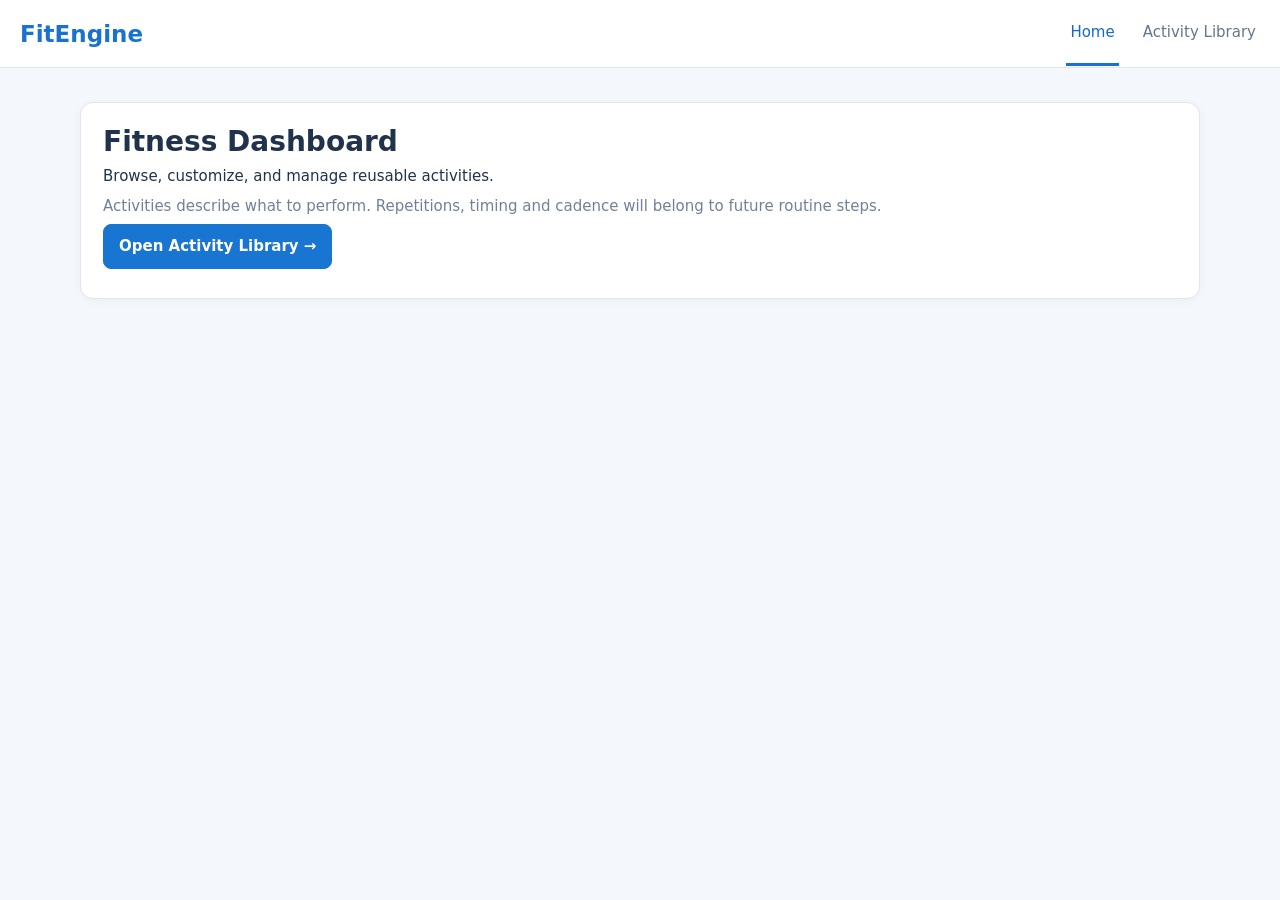
<file: index.html>
<!doctype html><html lang="en"><head><meta charset="utf-8"><meta name="viewport" content="width=device-width,initial-scale=1"><title>FitEngine</title><link rel="stylesheet" href="css/common.css"></head><body><header class="top"><a class="brand" href="index.html">FitEngine</a><nav class="nav"><a class="active" href="index.html">Home</a><a href="pages/activity-library.html">Activity Library</a></nav></header><main class="shell"><div class="panel"><h1>Fitness Dashboard</h1><p>Browse, customize, and manage reusable activities.</p><p class="muted">Activities describe what to perform. Repetitions, timing and cadence will belong to future routine steps.</p><p><a class="btn primary" href="pages/activity-library.html">Open Activity Library →</a></p></div></main></body></html>
</file>
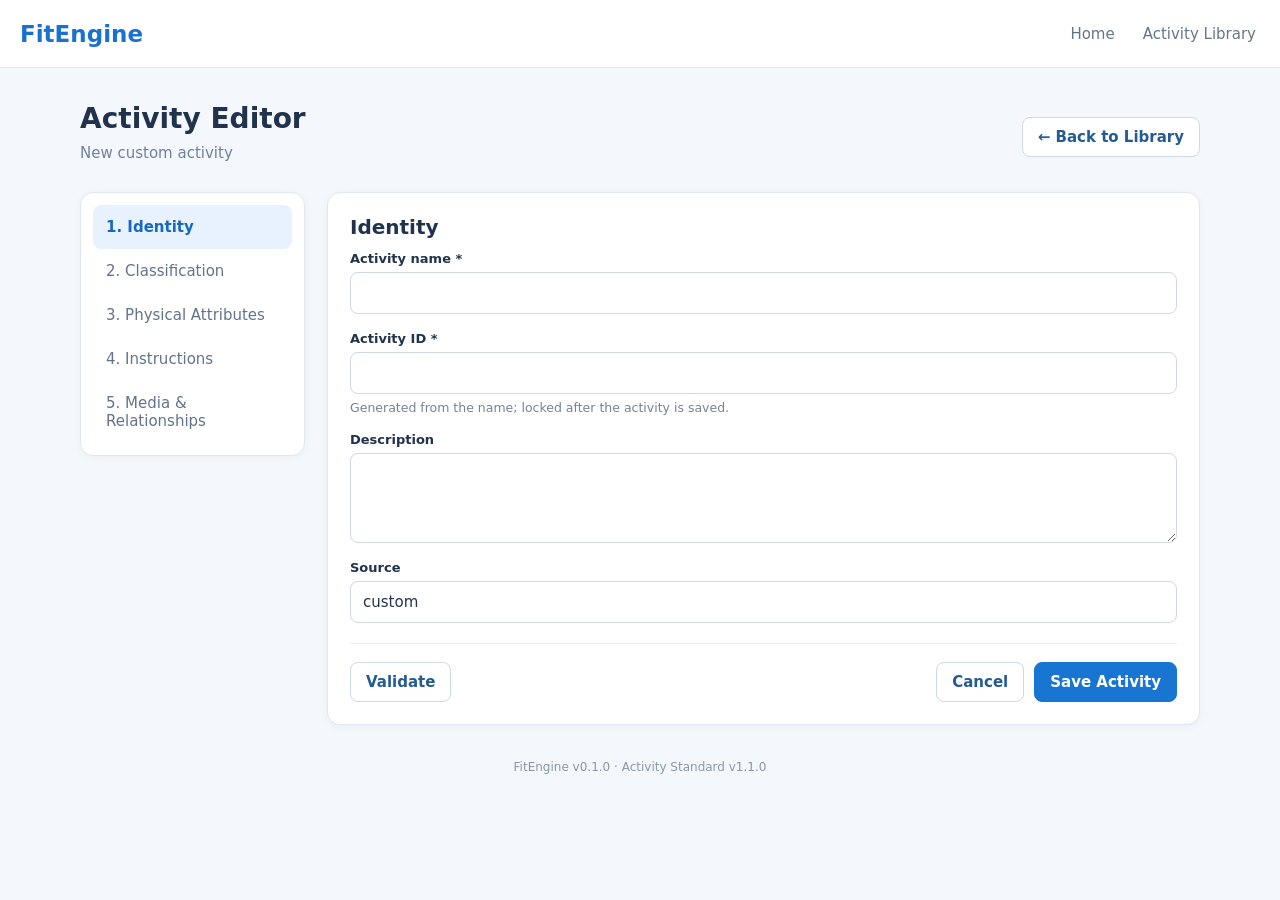
<file: activity-editor.html>
<!doctype html><html lang="en"><head><meta charset="utf-8"><meta name="viewport" content="width=device-width,initial-scale=1"><title>Activity Editor · FitEngine</title><link rel="stylesheet" href="../css/common.css"><link rel="stylesheet" href="../css/activity-editor.css"></head><body><header class="top"><a class="brand" href="../index.html">FitEngine</a><nav class="nav"><a href="../index.html">Home</a><a href="activity-library.html">Activity Library</a></nav></header><main class="shell"><div class="heading"><div><h1 id="pageTitle">Activity Editor</h1><p class="muted" id="modeText">New custom activity</p></div><a class="btn" href="activity-library.html" id="back">← Back to Library</a></div><div id="message" role="alert"></div><div class="editor-layout"><aside class="panel editor-menu" aria-label="Editor sections"><button type="button" class="active" data-section="identity">1. Identity</button><button type="button" data-section="classification">2. Classification</button><button type="button" data-section="physical">3. Physical Attributes</button><button type="button" data-section="instructions">4. Instructions</button><button type="button" data-section="media">5. Media & Relationships</button></aside><div class="panel"><form id="form"><section class="editor-section active" id="section-identity"><h2>Identity</h2><div class="field"><label for="name">Activity name *</label><input id="name" maxlength="120" required></div><div class="field"><label for="id">Activity ID *</label><input id="id" required pattern="[a-z0-9]+(-[a-z0-9]+)*"><small>Generated from the name; locked after the activity is saved.</small></div><div class="field"><label for="description">Description</label><textarea id="description"></textarea></div><div class="field"><label>Source</label><input value="custom" disabled></div></section><section class="editor-section" id="section-classification"><h2>Classification</h2><div class="grid2"><div class="field"><label for="category">Category *</label><select id="category"></select></div><div class="field"><label for="difficulty">Difficulty *</label><select id="difficulty"></select></div><div class="field"><label for="activityType">Activity type *</label><select id="activityType"></select></div><div class="field"><label for="movementPattern">Movement pattern *</label><select id="movementPattern"></select></div></div><div class="field"><label for="modalities">Modalities * (Ctrl/Cmd+click to select multiple)</label><select id="modalities" multiple size="7"></select></div></section><section class="editor-section" id="section-physical"><h2>Physical Attributes</h2><div class="grid2"><div class="field"><label for="primaryMuscles">Primary muscles</label><select id="primaryMuscles" multiple size="8"></select></div><div class="field"><label for="secondaryMuscles">Secondary muscles</label><select id="secondaryMuscles" multiple size="8"></select></div></div><div class="field"><label for="equipment">Equipment * (Ctrl/Cmd+click for multiple)</label><select id="equipment" multiple size="6"></select></div><div class="field"><label for="laterality">Laterality *</label><select id="laterality"></select></div></section><section class="editor-section" id="section-instructions"><h2>Instructions & Coaching</h2><p class="muted small">Add steps in the order they should be performed.</p><div id="steps"></div><button class="btn small" type="button" id="addStep">+ Add instruction</button><div class="field" style="margin-top:22px"><label for="tips">Coaching tips</label><textarea id="tips"></textarea></div></section><section class="editor-section" id="section-media"><h2>Media & Relationships</h2><div class="field"><label for="image">Image URL or relative path</label><input id="image" placeholder="../assets/activities/example.png"><small>Relative paths resolve from the Viewer page.</small></div><div class="field"><label for="video">Video URL or relative path</label><input id="video" placeholder="https://..."></div><div class="field"><label for="variations">Variations (other activity IDs; Ctrl/Cmd+click)</label><select id="variations" multiple size="6"></select></div><div class="field"><label for="tags">Tags</label><input id="tags" placeholder="Comma-separated tags"></div><h3>JSON Preview</h3><pre id="preview" class="json-preview"></pre><button class="btn small" type="button" id="refreshPreview">Refresh preview</button></section><div class="editor-footer"><button class="btn" type="button" id="validate">Validate</button><div class="row"><button class="btn" type="button" id="cancel">Cancel</button><button class="btn primary" type="submit">Save Activity</button></div></div></form></div></div></main><footer class="footer">FitEngine v0.1.0 · Activity Standard v1.1.0</footer><script type="module" src="../js/activity-editor.js"></script></body></html>
</file>
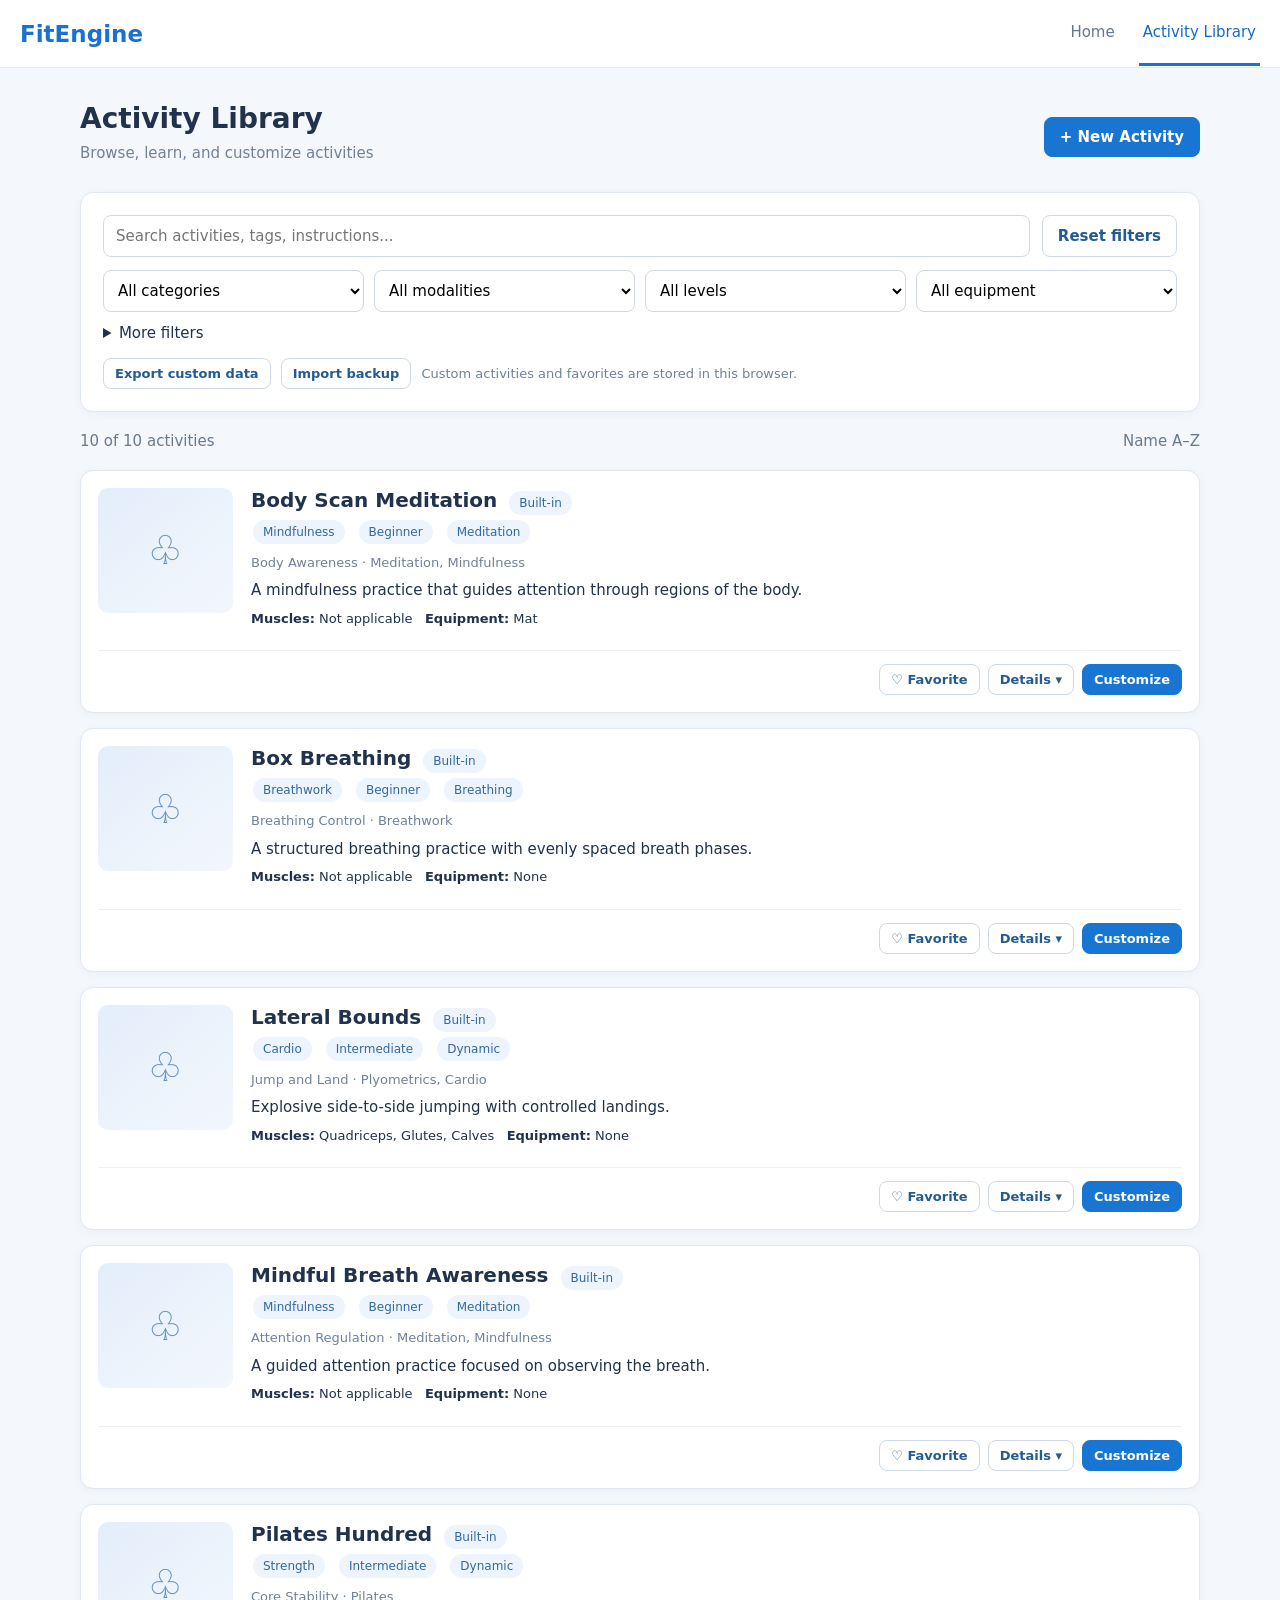
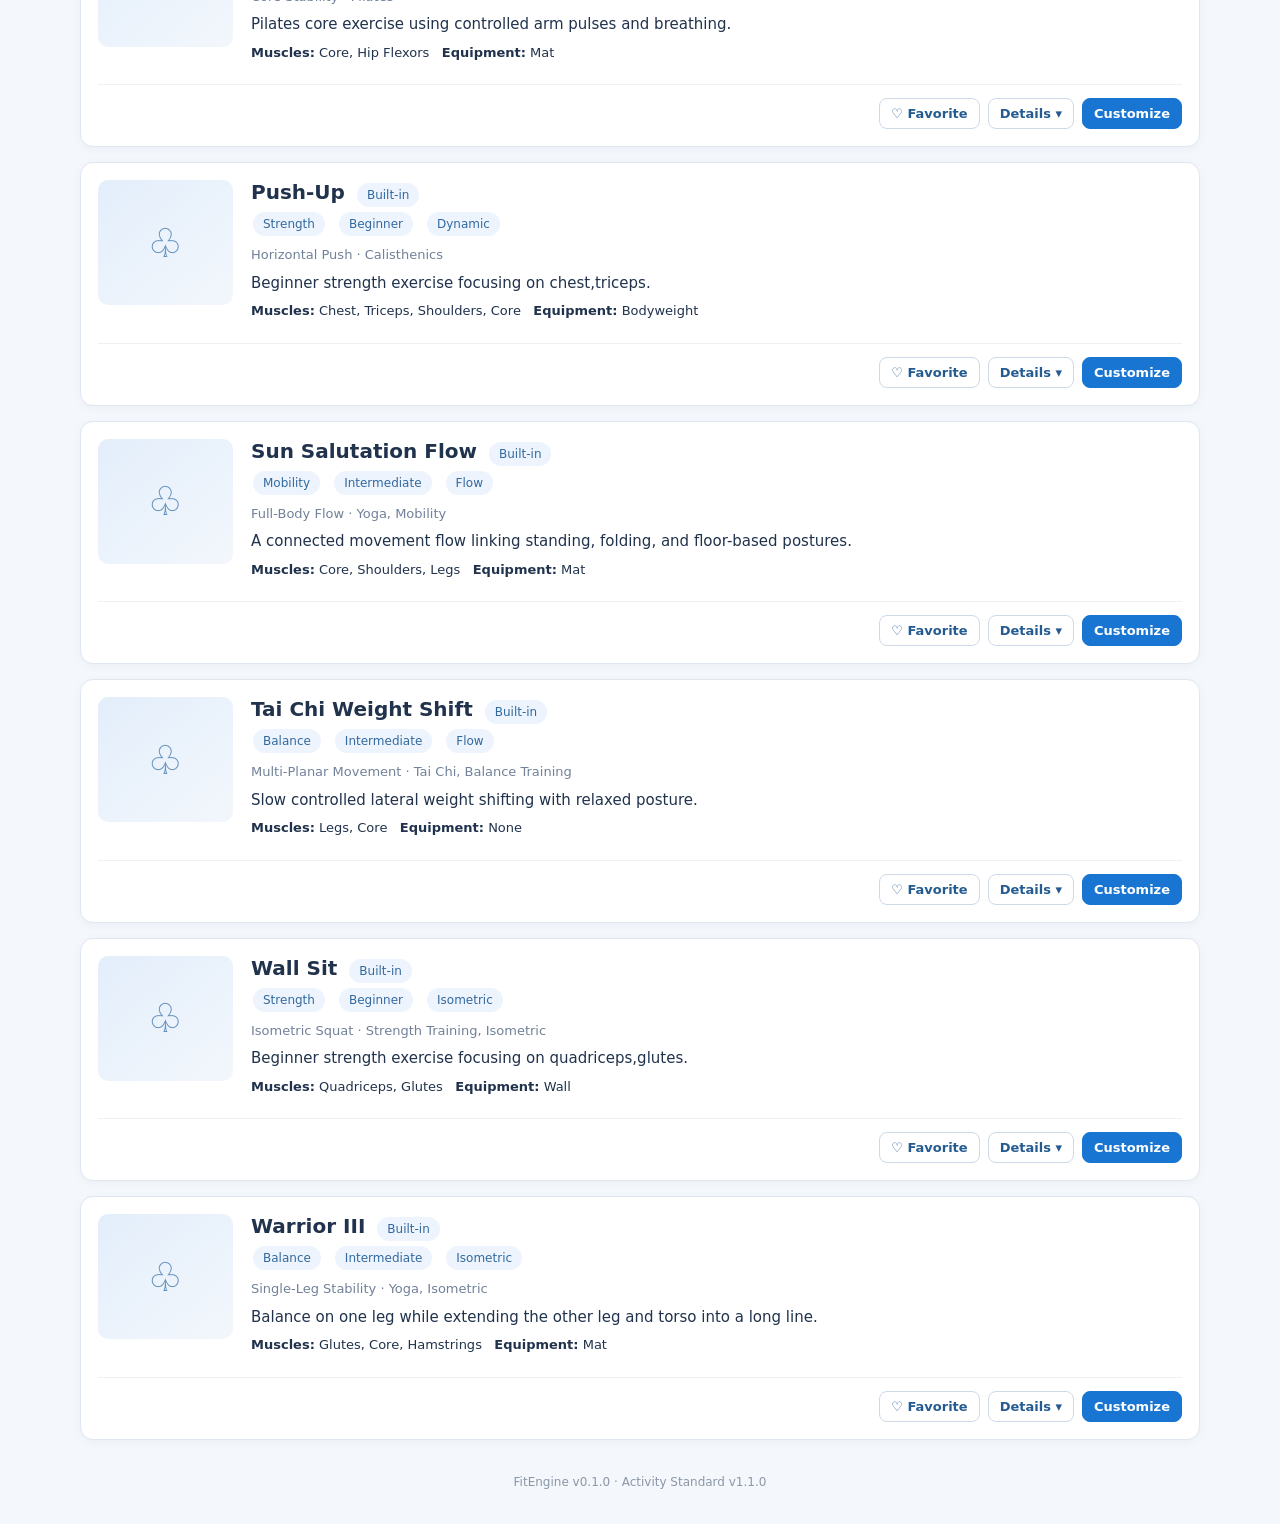
<file: activity-library.html>
<!doctype html><html lang="en"><head><meta charset="utf-8"><meta name="viewport" content="width=device-width,initial-scale=1"><title>Activity Library · FitEngine</title><link rel="stylesheet" href="../css/common.css"><link rel="stylesheet" href="../css/activity-library.css"></head><body><header class="top"><a class="brand" href="../index.html">FitEngine</a><nav class="nav"><a href="../index.html">Home</a><a class="active" href="activity-library.html">Activity Library</a></nav></header><main class="shell"><div class="heading"><div><h1>Activity Library</h1><p class="muted">Browse, learn, and customize activities</p></div><a class="btn primary" href="activity-editor.html">+ New Activity</a></div><section class="panel"><div class="toolbar"><input id="search" class="search" type="search" placeholder="Search activities, tags, instructions..." aria-label="Search activities"><button class="btn" id="reset">Reset filters</button></div><div class="filters"><select id="category" aria-label="Category"></select><select id="modality" aria-label="Modality"></select><select id="difficulty" aria-label="Difficulty"></select><select id="equipment" aria-label="Equipment"></select></div><details style="margin-top:12px"><summary>More filters</summary><div class="filters-extra"><select id="type" aria-label="Activity type"></select><select id="movement" aria-label="Movement pattern"></select><select id="muscle" aria-label="Muscle"></select><select id="source" aria-label="Source"><option value="">All sources</option><option value="builtin">Built-in</option><option value="custom">Custom</option></select><select id="favorites" aria-label="Favorites"><option value="">All activities</option><option value="yes">Favorites only</option></select><select id="sort" aria-label="Sort"><option value="name">Name A–Z</option><option value="difficulty">Difficulty</option><option value="category">Category</option><option value="source">Source</option></select></div></details><div class="row" style="margin-top:16px"><button class="btn small" id="export">Export custom data</button><button class="btn small" id="import">Import backup</button><input class="hidden" id="importFile" type="file" accept="application/json,.json"><span class="muted small">Custom activities and favorites are stored in this browser.</span></div></section><div id="message" role="alert"></div><div class="summary"><span id="count"></span><span id="sortLabel"></span></div><section id="cards" aria-label="Activities"></section></main><footer class="footer">FitEngine v0.1.0 · Activity Standard v1.1.0</footer><script type="module" src="../js/activity-library.js"></script></body></html>
</file>
<file: css/common.css>
:root{font-family:Inter,system-ui,-apple-system,Segoe UI,sans-serif;color:#20324c;background:#f4f7fb;font-size:15px}*{box-sizing:border-box}body{margin:0}button,input,select,textarea{font:inherit}button{cursor:pointer}button:disabled{opacity:.5;cursor:not-allowed}a{color:inherit;text-decoration:none}.top{height:68px;background:white;border-bottom:1px solid #e2e8f2;display:flex;align-items:center;justify-content:space-between;padding:0 max(20px,calc((100vw - 1240px)/2))}.brand{font-size:23px;font-weight:800;color:#1972d2}.nav{display:flex;gap:20px}.nav a{padding:22px 4px;color:#65768b}.nav a.active{color:#146ac6;border-bottom:3px solid #1972d2}.shell{max-width:1160px;margin:34px auto;padding:0 20px}.heading{display:flex;justify-content:space-between;align-items:center;gap:15px;margin-bottom:20px}h1{font-size:28px;margin:0 0 5px}h2{font-size:20px;margin:0 0 12px}h3{margin:0 0 8px}p{margin:7px 0;line-height:1.5}.muted{color:#718199}.small{font-size:13px}.panel,.activity-card{background:#fff;border:1px solid #e0e7f0;border-radius:13px;box-shadow:0 2px 10px #172e4d0a}.panel{padding:22px}.btn{border:1px solid #cdd9e7;background:white;border-radius:8px;padding:10px 15px;color:#245b91;font-weight:650;display:inline-flex;align-items:center;justify-content:center;gap:7px}.btn.primary{background:#1975d2;color:white;border-color:#1975d2}.btn.danger{color:#b33636;border-color:#efcaca}.btn.small{padding:7px 11px;font-size:13px}.btn:hover{filter:brightness(.97)}.pill{background:#edf4fd;color:#32699e;border-radius:30px;padding:5px 10px;font-size:12px;display:inline-block;margin:2px}.pill.custom{background:#eaf7ee;color:#29774d}.row{display:flex;align-items:center;gap:10px;flex-wrap:wrap}.between{justify-content:space-between}.field{display:flex;flex-direction:column;gap:6px;margin-bottom:17px}.field label,.field>span{font-weight:650;font-size:13px}.field input,.field select,.field textarea,.search{width:100%;border:1px solid #cfd9e6;border-radius:8px;padding:11px 12px;background:#fff;color:#24344b}.field textarea{min-height:90px;resize:vertical}.field select[multiple]{min-height:120px}.field small{color:#748299}.error{color:#b42318}.notice{padding:11px 14px;background:#edf5ff;border:1px solid #b9d6f7;border-radius:8px;margin:12px 0}.notice.bad{background:#fff1f0;border-color:#f4b9b4}.hidden{display:none!important}.footer{margin:35px 0;text-align:center;color:#8b97a7;font-size:12px}@media(max-width:700px){.top{padding:0 15px}.nav{gap:9px;font-size:12px}.brand{font-size:18px}.shell{margin:22px auto;padding:0 12px}.heading{align-items:flex-start}h1{font-size:23px}.panel{padding:15px}}
</file>
<file: css/activity-editor.css>
.editor-layout{display:grid;grid-template-columns:225px 1fr;gap:22px}.editor-menu{align-self:start;position:sticky;top:20px;padding:12px}.editor-menu button{display:block;width:100%;text-align:left;background:none;border:0;border-radius:8px;padding:13px;color:#62738b}.editor-menu button.active{background:#e8f2ff;color:#1669bc;font-weight:700}.editor-section{display:none}.editor-section.active{display:block}.grid2{display:grid;grid-template-columns:1fr 1fr;gap:0 18px}.step-row{display:flex;gap:8px;align-items:center;margin:8px 0}.step-row input{flex:1;min-width:0;padding:10px;border:1px solid #ccd8e6;border-radius:7px}.editor-footer{display:flex;justify-content:space-between;flex-wrap:wrap;gap:12px;border-top:1px solid #e8edf4;padding-top:18px;margin-top:20px}.json-preview{white-space:pre-wrap;overflow-wrap:anywhere;background:#17283c;color:#d7eaff;padding:16px;border-radius:8px;font-size:12px;max-height:380px;overflow:auto}@media(max-width:700px){.editor-layout{grid-template-columns:1fr}.editor-menu{position:static;display:flex;overflow:auto;gap:3px}.editor-menu button{white-space:nowrap;width:auto;padding:9px}}
</file>
<file: css/activity-library.css>
.toolbar{display:grid;grid-template-columns:1fr auto;gap:12px;margin-bottom:13px}.filters{display:grid;grid-template-columns:repeat(4,1fr);gap:10px}.filters select{width:100%;padding:10px;border:1px solid #cfd9e6;border-radius:8px;background:#fff}.filters-extra{display:grid;grid-template-columns:repeat(3,1fr);gap:10px;margin-top:10px}.summary{display:flex;justify-content:space-between;align-items:center;margin:20px 0;color:#687991}.activity-card{margin-bottom:15px;padding:17px}.card-main{display:grid;grid-template-columns:135px 1fr;gap:18px}.thumb{height:125px;background:linear-gradient(140deg,#e3eefb,#f3f7fc);border-radius:10px;display:flex;align-items:center;justify-content:center;color:#6692bc;font-size:40px;overflow:hidden}.thumb img{width:100%;height:100%;object-fit:cover}.activity-card h2{font-size:20px;margin:0 0 6px}.card-actions{display:flex;gap:8px;justify-content:flex-end;border-top:1px solid #edf1f5;margin-top:15px;padding-top:13px;flex-wrap:wrap}.details{margin-top:16px;border-top:1px solid #e7edf4;padding-top:14px}.details ol{padding-left:22px}.details li{margin:8px 0}.empty{text-align:center;padding:50px;color:#78869a}@media(max-width:700px){.filters{grid-template-columns:repeat(2,1fr)}.filters-extra{grid-template-columns:repeat(2,1fr)}.card-main{grid-template-columns:90px 1fr;gap:12px}.thumb{height:90px}.activity-card{padding:12px}.toolbar{grid-template-columns:1fr}.card-actions{justify-content:flex-start}}
</file>
